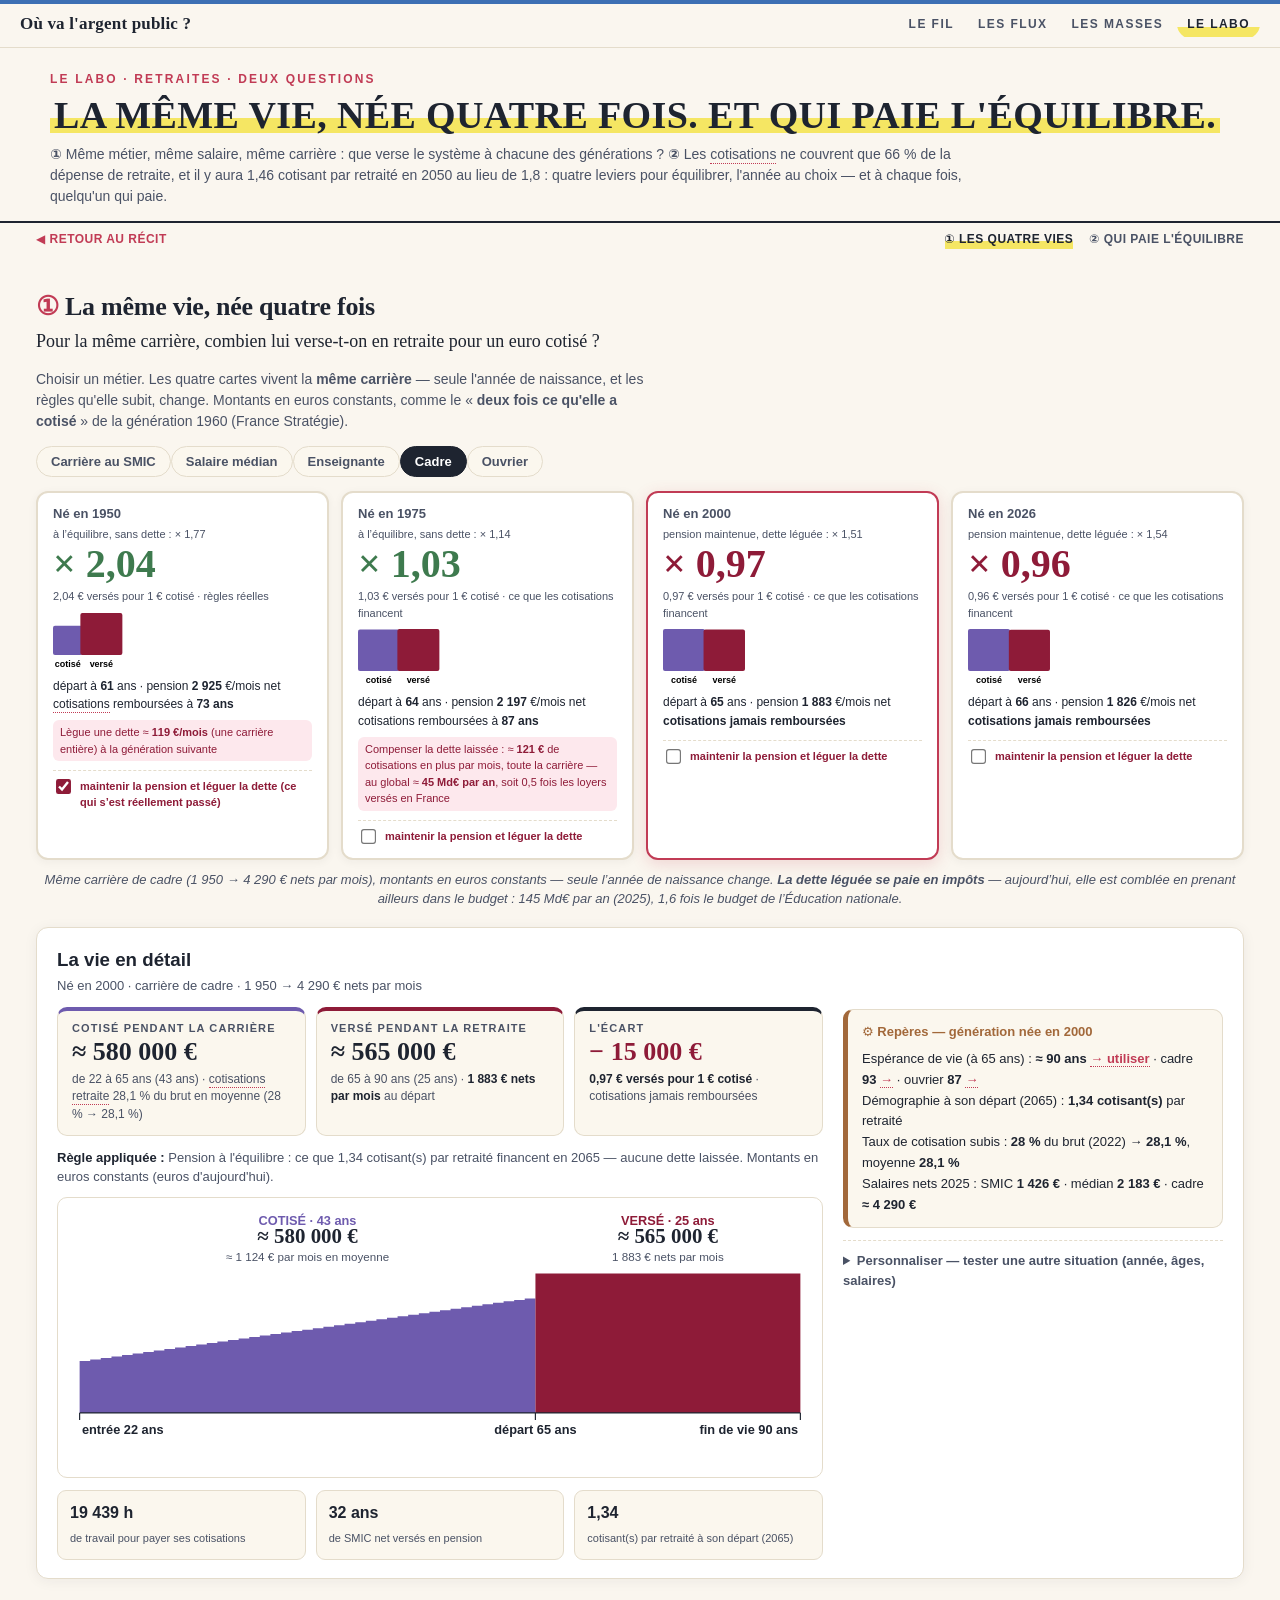
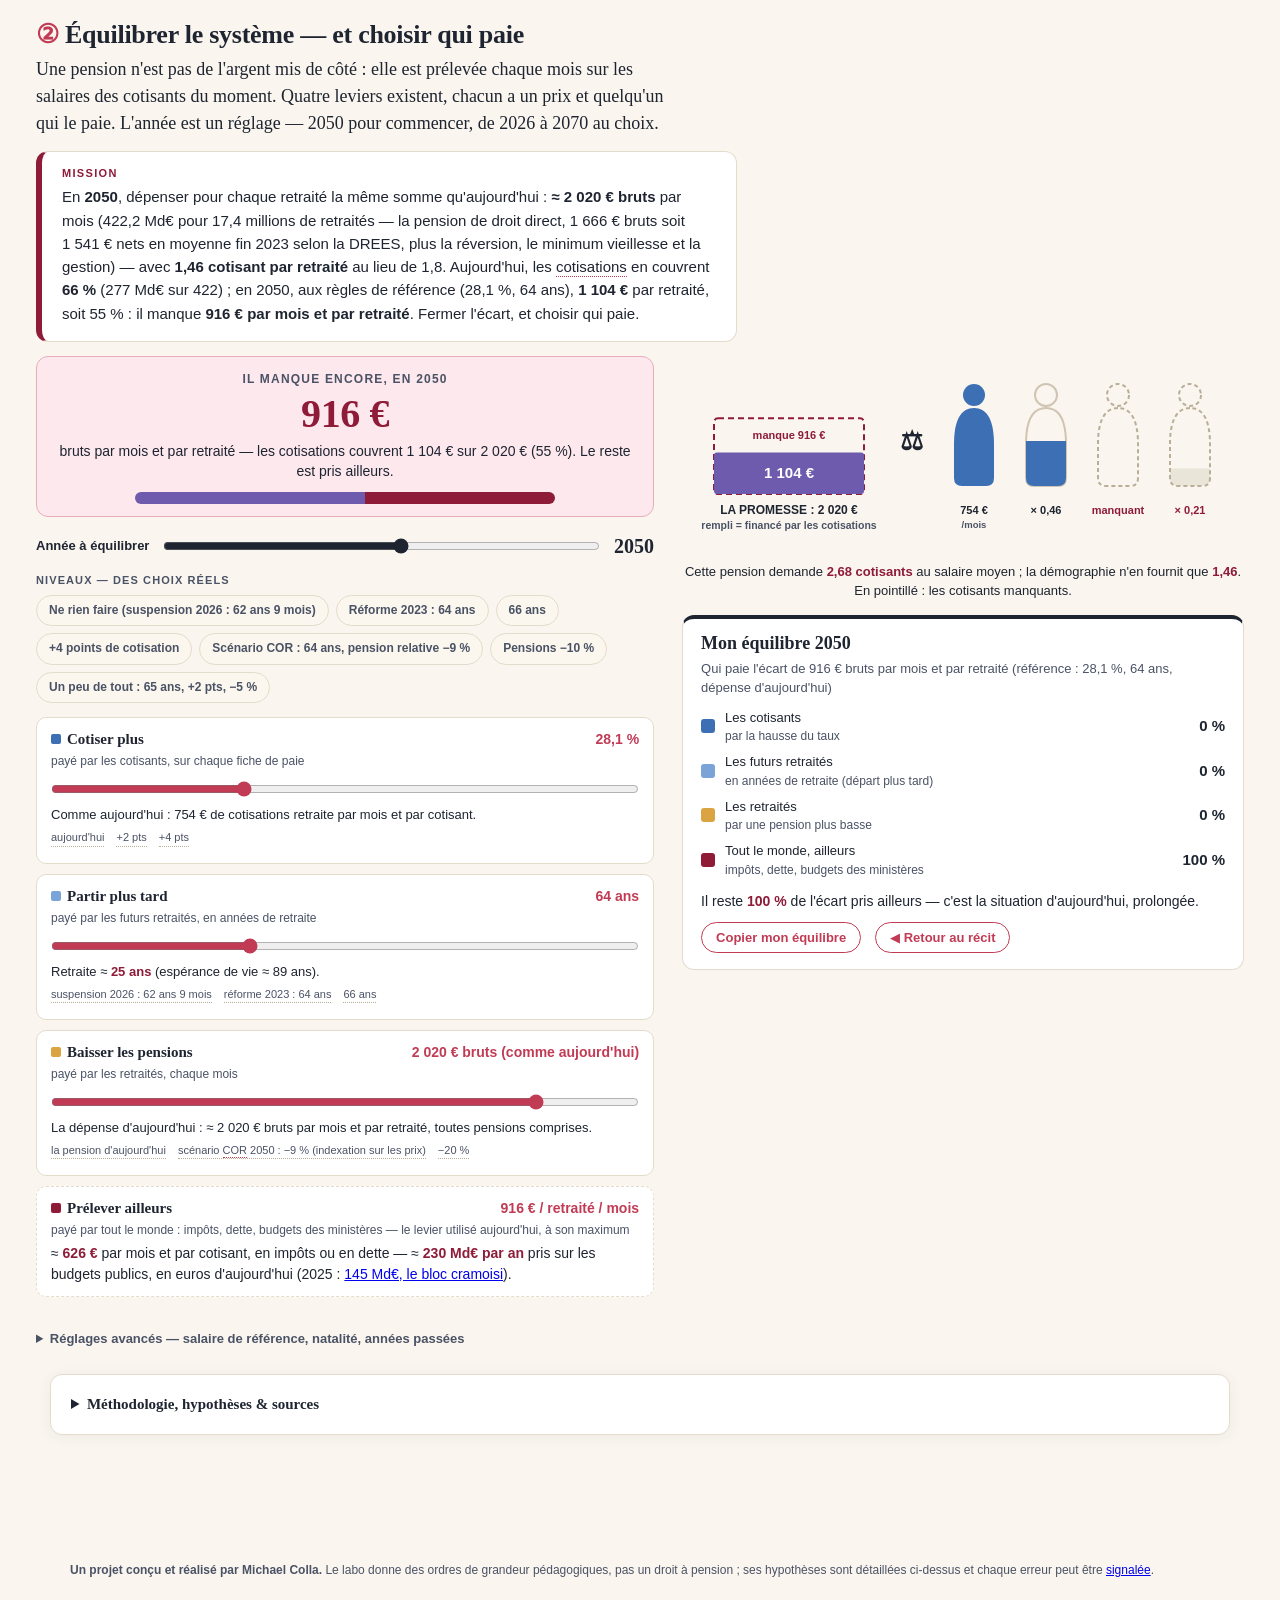
<file: labo/simulateur.html>
<!DOCTYPE html>
<html lang="fr">
<head>
  <meta charset="UTF-8">
  <meta name="viewport" content="width=device-width, initial-scale=1.0">
  <title>Le labo — la même vie née quatre fois, et qui paie l'équilibre</title>
  <meta name="description" content="Deux questions sur les retraites : que verse le système à chaque génération, pour la même vie ? Et comment équilibrer les pensions, une année au choix jusqu'en 2070 — qui paie ?">
  <link rel="stylesheet" href="../style.css?v=20260921w">
  <style>
    /* ---- styles propres au labo ---- */
    .sim-wrap { max-width: 1240px; margin: 0 auto; padding: 0 16px 60px; }
    .sim-card { background: var(--paper); border: 1px solid var(--rule); border-radius: 12px;
      box-shadow: 0 2px 14px rgba(30,36,48,.06); padding: 18px 20px; }
    .labo-crumb { display: flex; flex-wrap: wrap; gap: 8px 16px; align-items: center; font: 700 12px/1 var(--sans);
      letter-spacing: .04em; text-transform: uppercase; color: var(--ink-soft); margin: 4px 0 8px; }
    .labo-crumb a { color: var(--ink-soft); text-decoration: none; padding: 6px 0; }
    .labo-crumb a:hover, .labo-crumb a.is-current { color: var(--ink);
      background: linear-gradient(transparent 60%, #F5E663 60%, #F5E663 92%, transparent 92%); }
    .labo-crumb .back { color: var(--accent); margin-right: auto; }
    .acte { scroll-margin-top: 70px; }
    .acte-titre { font: 800 26px/1.2 var(--serif); margin: 40px 0 6px; letter-spacing: -.01em; }
    .acte-titre .n { color: var(--accent); }
    .acte-question { font: 400 18px/1.5 var(--serif); color: var(--ink); max-width: 70ch; margin: 0 0 14px; }
    .acte-sous { color: var(--ink-soft); font-size: 14px; max-width: 80ch; margin: 0 0 14px; }

    /* --- barre profils --- */
    .bar { display: flex; flex-wrap: wrap; gap: 8px 14px; align-items: center; margin: 10px 0 14px; }
    .profil-chip { font: 700 13px/1 var(--sans); color: #4A5265; background: #FBF7EE;
      border: 1px solid var(--rule); border-radius: 999px; padding: 8px 14px; cursor: pointer;
      transition: background .15s, color .15s; }
    .profil-chip:hover { background: #F5E663; color: #1E2430; }
    .profil-chip.on { background: #1E2430; color: #fff; border-color: #1E2430; }

    /* --- les 4 cartes générations --- */
    .gen-cards { display: grid; grid-template-columns: repeat(4, 1fr); gap: 12px; }
    @media (max-width: 980px) { .gen-cards { grid-template-columns: repeat(2, 1fr); } }
    .gen-card { text-align: left; font: inherit; background: var(--paper);
      border: 2px solid var(--rule); border-radius: 12px; padding: 14px 15px 12px;
      cursor: pointer; transition: border-color .15s, transform .1s;
      box-shadow: 0 2px 10px rgba(30,36,48,.05); }
    .gen-card:hover { transform: translateY(-2px); }
    .gen-card.on { border-color: var(--accent); box-shadow: 0 4px 16px rgba(193,59,85,.18); }
    .gc-year { display: block; font: 700 13px/1 var(--sans); color: var(--ink-soft); }
    .gc-ratio { display: block; font: 800 40px/1.1 var(--serif); margin: 6px 0 2px; }
    .gc-ratio.gagnant { color: #3E7A4E; }
    .gc-ratio.perdant { color: #8E1B38; }
    .gc-sub { display: block; font-size: 11px; color: var(--ink-soft); margin-bottom: 8px; }
    .gc-squares { display: block; margin: 4px 0 6px; }
    .gc-facts { display: block; font-size: 12px; line-height: 1.55; color: var(--ink); }
    .gc-facts b { font-variant-numeric: tabular-nums; }
    .gc-eq { display: block; font-size: 11px; color: var(--ink-soft); margin: 6px 0 -6px; }
    .gc-dette { display: inline-block; margin-top: 6px; font-size: 11px; line-height: 1.5;
      color: #8E1B38; background: #FDE8ED; border-radius: 6px; padding: 4px 7px; }
    .gc-dette b { font-variant-numeric: tabular-nums; }
    .gc-leg { display: flex; gap: 7px; align-items: flex-start; margin-top: 9px;
      padding-top: 8px; border-top: 1px dashed var(--rule); font-size: 11px; font-weight: 700;
      color: #8E1B38; cursor: pointer; line-height: 1.45; }
    .gc-leg input { accent-color: #8E1B38; margin-top: 1px; transform: scale(1.15); cursor: pointer; }
    .gen-caption { text-align: center; font-style: italic; color: var(--ink-soft);
      font-size: 13px; margin: 10px 0 0; }

    /* --- détail --- */
    #detail { margin-top: 18px; }
    .det-grid { display: grid; grid-template-columns: 1fr minmax(280px, 380px); gap: 20px; align-items: start; }
    @media (max-width: 900px) { .det-grid { grid-template-columns: 1fr; } }
    .vie-titre { font-size: 13px; color: var(--ink-soft); margin: 0 0 12px; }
    .vie-cols { display: grid; grid-template-columns: repeat(3, 1fr); gap: 10px; }
    @media (max-width: 640px) { .vie-cols { grid-template-columns: 1fr; } }
    .vie-col { border-radius: 10px; padding: 12px 14px; border: 1px solid var(--rule); background: #FBF7EE; display: flex; flex-direction: column; gap: 4px; }
    .vie-col .lab { font: 700 11px/1 var(--sans); letter-spacing: .1em; text-transform: uppercase; color: var(--ink-soft); }
    .vie-col b { font-variant-numeric: tabular-nums; }
    .vie-col > b { font: 800 26px/1.1 var(--serif); color: var(--ink); }
    .vie-col small { font-size: 12px; line-height: 1.45; color: var(--ink-soft); }
    .vie-col small b { color: var(--ink); }
    .vie-col.verse { border-top: 4px solid #6E5BAE; }
    .vie-col.recu { border-top: 4px solid #8E1B38; }
    .vie-col.ecart { border-top: 4px solid var(--ink); }
    .vie-col.ecart.pos > b { color: #3E7A4E; }
    .vie-col.ecart.neg > b { color: #8E1B38; }
    .vie-regle { font-size: 13px; line-height: 1.5; color: var(--ink-soft); margin: 12px 0 4px; }
    .vie-regle b { color: var(--ink); }
    .mini-stats { display: grid; grid-template-columns: repeat(auto-fit, minmax(140px, 1fr)); gap: 10px; margin-top: 12px; }
    .mini { background: #FBF7EE; border: 1px solid var(--rule); border-radius: 9px; padding: 10px 12px; }
    .mini b { display: block; font-size: 16px; color: var(--ink); font-variant-numeric: tabular-nums; }
    .mini span { font-size: 11px; color: var(--ink-soft); }
    #sim-chart { width: 100%; margin-top: 10px; background: var(--paper); border: 1px solid var(--rule); border-radius: 10px; padding: 8px 10px 4px; box-sizing: border-box; }
    #sim-chart svg { display: block; width: 100%; height: auto; }
    .cohr { margin-top: 2px; padding: 12px 14px; background: #FBF7EE; border: 1px solid var(--rule);
      border-left: 5px solid #A2683A; border-radius: 10px; font-size: 13px; line-height: 1.6; }
    .cohr h4 { margin: 0 0 6px; font-size: 13px; color: #A2683A; }
    .cohr .use { color: var(--accent); font-weight: 700; cursor: pointer; border-bottom: 1px dotted var(--accent); white-space: nowrap; }
    .avance { margin-top: 12px; border-top: 1px dashed var(--rule); padding-top: 10px; }
    .avance summary { cursor: pointer; font-size: 13px; font-weight: 700; color: var(--ink-soft); }
    .avance[open] summary { color: var(--accent); }
    .ctl { margin: 14px 0; }
    .ctl label { display: flex; justify-content: space-between; align-items: baseline; gap: 10px;
      font-size: 13px; font-weight: 700; color: var(--ink); margin-bottom: 4px; }
    .ctl label output { font-variant-numeric: tabular-nums; color: var(--accent); text-align: right; }
    .ctl input[type=range] { width: 100%; height: 28px; accent-color: #C13B55; cursor: pointer; }
    .adv-dette { display: flex; gap: 7px; align-items: flex-start; margin: 4px 0 10px;
      font-size: 12px; font-weight: 700; color: #8E1B38; cursor: pointer; line-height: 1.45; }
    .adv-dette input { accent-color: #8E1B38; margin-top: 1px; transform: scale(1.15); cursor: pointer; }
    .adv-dette.off { opacity: .45; cursor: default; }
    .custom-tag { display: none; font: 700 11px/1 var(--sans); color: #A2683A; margin-left: 8px; }
    .custom .custom-tag { display: inline; }

    /* --- acte ② : le jeu « Équilibrer le système » --- */
    .mission { background: var(--paper); border: 1px solid var(--rule); border-left: 6px solid #8E1B38;
      border-radius: 12px; padding: 16px 20px; margin: 0 0 14px; font-size: 15px; line-height: 1.55; max-width: 84ch; }
    .mission b { color: var(--ink); }
    .mission .m-kicker { display: block; font: 700 11px/1 var(--sans); letter-spacing: .12em; text-transform: uppercase; color: #8E1B38; margin-bottom: 6px; }
    .jeu-grid { display: grid; grid-template-columns: minmax(320px, 1.1fr) minmax(300px, 1fr); gap: 20px 28px; align-items: start; }
    @media (max-width: 900px) { .jeu-grid { grid-template-columns: 1fr; } }
    .verdict { text-align: center; padding: 16px 16px 12px; border-radius: 12px; margin: 0 0 14px;
      background: #FDE8ED; border: 1.5px solid #E8ADBA; transition: background .2s, border-color .2s; }
    .verdict.ok { background: #E7F2E9; border-color: #BFDCC6; }
    .verdict .v-lab { display: block; font: 700 12px/1 var(--sans); letter-spacing: .1em; text-transform: uppercase; color: var(--ink-soft); margin-bottom: 8px; }
    .verdict .v-big { display: block; font: 800 40px/1.05 var(--serif); color: #8E1B38; letter-spacing: -.01em; }
    .verdict.ok .v-big { color: #3E7A4E; }
    .verdict .v-sub { display: block; font-size: 14px; color: var(--ink); margin-top: 6px; line-height: 1.45; }
    .jauge { height: 12px; background: #F0E9DA; border-radius: 999px; margin: 10px auto 0; max-width: 420px; overflow: hidden; display: flex; }
    .jauge .seg { height: 100%; transition: width .2s; }
    .jauge .seg-fin { background: #6E5BAE; }
    .jauge .seg-taux { background: #3D6FB4; }
    .jauge .seg-age { background: #7AA3D8; }
    .jauge .seg-pens { background: #D9A441; }
    .jauge .seg-reste { background: #8E1B38; }
    .levier { display: grid; grid-template-columns: 1fr; gap: 4px; padding: 12px 14px; border: 1px solid var(--rule);
      border-radius: 10px; background: var(--paper); margin: 0 0 10px; }
    .levier.hors { border-color: #E8ADBA; background: #FFF8F9; }
    .levier .l-head { display: flex; justify-content: space-between; align-items: baseline; gap: 10px; }
    .levier .l-nom { font: 800 15px/1.2 var(--serif); color: var(--ink); }
    .levier .l-nom .n { display: inline-block; width: 10px; height: 10px; border-radius: 2px; margin-right: 6px; vertical-align: 0; }
    .levier .l-val { font: 700 14px/1 var(--sans); color: var(--accent); font-variant-numeric: tabular-nums; white-space: nowrap; }
    .levier .l-qui { font-size: 12px; color: var(--ink-soft); }
    .levier input[type=range] { width: 100%; height: 26px; accent-color: #C13B55; cursor: pointer; margin: 2px 0 0; }
    .levier .l-cout { font-size: 13px; line-height: 1.45; color: var(--ink); min-height: 18px; }
    .levier .l-cout b { color: #8E1B38; font-variant-numeric: tabular-nums; }
    .levier .l-cout .ok { color: #3E7A4E; }
    .levier .l-alerte { font-size: 12px; color: #8E1B38; font-weight: 700; }
    .levier .l-reperes { display: flex; gap: 4px 12px; flex-wrap: wrap; font-size: 11px; color: var(--ink-soft); }
    .levier .repere { cursor: pointer; border-bottom: 1px dotted #B9AE97; }
    .levier-reste { border-style: dashed; }
    .levier-reste .l-cout { font-size: 14px; }
    .annee-ctl { display: flex; align-items: center; gap: 12px; margin: 0 0 12px; font-size: 13px; font-weight: 700; }
    .annee-ctl input[type=range] { flex: 1 1 auto; height: 26px; accent-color: #1E2430; }
    .annee-ctl output { font: 800 20px/1 var(--serif); color: var(--ink); min-width: 3.2ch; font-variant-numeric: tabular-nums; }
    .niveaux { display: flex; flex-wrap: wrap; gap: 7px; margin: 6px 0 14px; }
    .niveaux .lab { width: 100%; font: 700 11px/1 var(--sans); letter-spacing: .1em; text-transform: uppercase; color: var(--ink-soft); margin: 2px 0 2px; }
    .scenar { font: 700 12px/1.3 var(--sans); color: #4A5265; background: #FBF7EE;
      border: 1px solid var(--rule); border-radius: 999px; padding: 7px 12px; cursor: pointer; }
    .scenar:hover { background: #F5E663; color: #1E2430; }
    .scenar.on { background: #1E2430; color: #fff; border-color: #1E2430; }
    #balance-svg { display: block; margin: 6px auto 2px; max-width: 100%; }
    .bal-caption { text-align: center; font-size: 13px; color: var(--ink); margin: 4px 0 14px; }
    .bal-caption b { color: #8E1B38; }
    .resultat { border: 1px solid var(--rule); border-top: 4px solid var(--ink); border-radius: 12px; padding: 14px 18px 16px; background: var(--paper); }
    .resultat h3 { margin: 0 0 4px; font: 800 18px/1.2 var(--serif); }
    .resultat .r-sous { font-size: 13px; color: var(--ink-soft); margin: 0 0 10px; }
    .parts { display: grid; gap: 7px; margin: 0 0 12px; }
    .part { display: grid; grid-template-columns: 14px 1fr auto; gap: 10px; align-items: center; font-size: 13px; }
    .part i { width: 14px; height: 14px; border-radius: 3px; display: block; }
    .part b { font-variant-numeric: tabular-nums; font-size: 15px; }
    .part small { display: block; color: var(--ink-soft); font-size: 12px; }
    .r-phrase { font-size: 14px; line-height: 1.55; margin: 0 0 10px; }
    .r-phrase b { color: #8E1B38; }
    .r-actions { display: flex; flex-wrap: wrap; gap: 8px 14px; align-items: center; font-size: 13px; }
    .r-actions button, .r-actions a { font: 700 13px/1 var(--sans); color: var(--accent); background: var(--paper); border: 1px solid var(--accent);
      border-radius: 999px; padding: 8px 14px; cursor: pointer; text-decoration: none; }
    .r-actions button:hover, .r-actions a:hover { background: var(--accent); color: #fff; }
    .r-toast { color: var(--ink-soft); font-size: 13px; }
    .avance-jeu { margin-top: 6px; font-size: 13px; }
    .avance-jeu summary { cursor: pointer; font-weight: 700; color: var(--ink-soft); }
    .avance-jeu .repere { cursor: pointer; border-bottom: 1px dotted #B9AE97; }
    .inv-note { font-size: 12px; color: #A2683A; font-weight: 700; min-height: 16px; margin: 6px 0 0; }
    .metho { margin-top: 26px; font-size: 13px; }
    .metho summary { cursor: pointer; font-weight: 700; }
    .metho li { margin: 7px 0; line-height: 1.5; }
    .flag { color: #A2683A; font-weight: 700; }
  </style>
</head>
<body class="mondrian labo">
  <nav class="site-nav" aria-label="Navigation du site">
    <a class="site-brand" href="../index.html">Où va l'argent public&nbsp;?</a>
    <span class="site-links">
      <a href="../index.html"><span class="art">Le </span>fil</a>
      <a href="../sankey.html"><span class="art">Les </span>flux</a>
      <a href="../treemap.html"><span class="art">Les </span>masses</a>
      <a href="simulateur.html" aria-current="page"><span class="art">Le </span>labo</a>
    </span>
  </nav>

  <header class="masthead">
    <div class="masthead-inner">
      <p class="kicker">Le labo · retraites · deux questions</p>
      <h1><span class="hl">La même vie, née quatre fois. Et qui paie l'équilibre.</span></h1>
      <p class="standfirst">
        <strong>①</strong> Même métier, même salaire, même carrière&nbsp;: que verse le système à chacune des générations&nbsp;?
        <strong>②</strong> Les cotisations ne couvrent que <span data-ch="part_cot">66</span>&nbsp;% de la dépense de retraite, et il
        y aura <span data-ch="ratio_2050">1,46</span> cotisant par retraité en 2050 au lieu de <span data-ch="ratio_2025">1,8</span>&nbsp;:
        quatre leviers pour équilibrer, l'année au choix — et à chaque fois, quelqu'un qui paie.
      </p>
    </div>
  </header>

  <main class="sim-wrap">
    <nav class="labo-crumb" aria-label="Fil d'Ariane du labo">
      <a class="back" href="../index.html#t6">◀ Retour au récit</a>
      <a href="#vies" data-crumb="vies">① Les quatre vies</a>
      <a href="#equilibre" data-crumb="equilibre">② Qui paie l'équilibre</a>
    </nav>

    <!-- ═══════════ ACTE 1 ═══════════ -->
    <section class="acte" id="vies" aria-labelledby="vies-h">
    <h2 class="acte-titre" id="vies-h"><span class="n">①</span> La même vie, née quatre fois</h2>
    <p class="acte-question">Pour la même carrière, combien lui verse-t-on en retraite pour un euro cotisé&nbsp;?</p>
    <p class="acte-sous">Choisir un métier. Les quatre cartes vivent la <b>même carrière</b> — seule l'année de naissance,
      et les règles qu'elle subit, change. Montants en euros constants, comme le « <b>deux fois ce qu'elle a cotisé</b> »
      de la génération 1960 (France Stratégie).</p>
    <div class="bar">
      <span id="profils"></span>
    </div>
    <div class="gen-cards" id="gen-cards"></div>
    <p class="gen-caption" id="gen-caption"></p>

    <section class="sim-card" id="detail" aria-live="polite">
      <h3 style="margin:0 0 2px">La vie en détail <span class="custom-tag">— <span id="custom-reset" style="cursor:pointer;border-bottom:1px dotted currentColor">revenir aux cartes</span></span></h3>
      <p class="vie-titre" id="vie-titre"></p>
      <div class="det-grid">
        <div>
          <div class="vie-cols" id="vie-cols"></div>
          <p class="vie-regle" id="vie-regle"></p>
          <div id="sim-chart"></div>
          <div class="mini-stats" id="mini-stats"></div>
        </div>
        <div>
          <div class="cohr" id="coherence"></div>
          <details class="avance" id="avance">
            <summary>Personnaliser — tester une autre situation (année, âges, salaires)</summary>
            <div id="controls-adv"></div>
          </details>
        </div>
      </div>
    </section>
    </section>

    <!-- ═══════════ ACTE 2 : le jeu ═══════════ -->
    <section class="acte" id="equilibre" aria-labelledby="equilibre-h">
    <h2 class="acte-titre" id="equilibre-h"><span class="n">②</span> Équilibrer le système — et choisir qui paie</h2>
    <p class="acte-question">Une pension n'est pas de l'argent mis de côté&nbsp;: elle est prélevée chaque mois sur les salaires
      des cotisants du moment. Quatre leviers existent, chacun a un prix et quelqu'un qui le paie. L'année est un réglage
      — <span id="jeu-annee-titre">2050</span> pour commencer, de 2026 à 2070 au choix.</p>

    <div class="mission" id="mission"></div>

    <div class="jeu-grid">
      <div>
        <div class="verdict" id="verdict" aria-live="polite"></div>
        <div class="annee-ctl">
          <label for="inv-annee">Année à équilibrer</label>
          <input type="range" id="inv-annee" min="2026" max="2070" step="1">
          <output id="out-inv-annee">2050</output>
        </div>
        <div class="niveaux" id="scenarios"></div>
        <div id="leviers"></div>
        <p class="inv-note" id="inv-note"></p>
        <details class="avance-jeu">
          <summary>Réglages avancés — salaire de référence, natalité, années passées</summary>
          <div id="avance-jeu"></div>
        </details>
      </div>
      <div>
        <svg id="balance-svg"></svg>
        <p class="bal-caption" id="bal-caption"></p>
        <div class="resultat" id="resultat"></div>
      </div>
    </div>
    </section>

    <details class="metho sim-card">
      <summary>Méthodologie, hypothèses &amp; sources</summary>
      <ul>
        <li><b>Tous les montants sont en euros d'aujourd'hui</b> (euros constants 2025), sans actualisation financière. <b>Salaires saisis en net</b> (÷ 0,78 → brut pour les cotisations, approximation privé)&nbsp;; <b>pensions affichées nettes</b> (−9,1 % CSG-CRDS-Casa).</li>
        <li><b>Les quatre cartes (①)</b> : même carrière (salaires constants 2025), âge de départ réaliste par génération (61 · 64 · 65 · 66), fin de vie = espérance de vie de la cohorte (à 65 ans : ≈ 81-82 ans vers 1980, 86,5 en 2025, +≈ 1 mois par an ensuite, plafonné à +5 ans&nbsp;; variantes cadre/ouvrier). Le ratio « reçu / versé » est un <b>taux de récupération</b> en <b>euros constants</b> — la convention de France Stratégie (Chojnicki, Navaux, Ragot, modèle MELETE, 2016 : plus de 4 € pour la génération 1930, ≈ 1,9 € pour 1960, ≈ 1,4 € après 1975), celle du « deux fois ce qu'elle a cotisé ». La part du dernier brut servie en pension est ≈ 77 % du dernier net pour le salaire médian (DREES) ; la génération 1950 du labo se voit alors verser ≈ 2 € pour 1 € cotisé. L'autre convention, celle de l'INSEE et du COR (Dubois &amp; Marino, <em>Retraite et société</em> n°&nbsp;73, 2016), rapporte chaque flux au salaire moyen de son année : les cotisations des années 1950-80, prélevées sur des salaires réels bien plus bas, y pèsent davantage, et la génération 1950 ne reçoit plus que 1,75 € pour 1 € cotisé (1,27 pour 1980). Le paramètre <code>gSmpt</code> du code permet de basculer. Pour les générations parties après 2025, le labo applique la pension que les cotisations seules financent (grand chiffre) et montre aussi la pension maintenue aux règles d'aujourd'hui, dette léguée (petite ligne). Pour les générations parties après 2025, l'INSEE applique la pension promise par la loi, financée par n'importe quoi ; le labo applique la pension que les cotisations seules financent — d'où des ratios plus bas (0,9 au lieu de 1,27 pour la génération 1980). <span class="flag">Ordres de grandeur.</span></li>
        <li><b>Heures de travail pour cotiser</b> : pour chaque année de carrière, taux de cotisation × durée annuelle du travail de l'époque (≈ 1 850 h/an vers 1970 → ≈ 1 610 h après les 35 heures) — méthode S. Catherine. <span class="flag">Série des heures : estimation.</span></li>
        <li><b>Ce que chacun verse</b> = salaire brut × taux de cotisation vieillesse de chaque année (série ≈ 13 % en 1970 — régime général 8,5 % + complémentaires naissantes — → 28,1 % en 2025, calée sur les moyennes générationnelles 22 % / 28 %, estimation S. Catherine). Âges légaux historiques : 65 ans → 60 (réforme 1982, effective 1983) → 62 (réforme 2010, montée achevée en 2017) → 62 ans 9 mois en 2025 (réforme 2023 en montée) — <b>montée suspendue par la LFSS 2026</b> (art. 105) : 62 ans 9 mois et 170 trimestres gelés jusqu'au 1er janvier 2028&nbsp;; 64 ans atteints vers 2032 si la réforme reprend (hypothèse de référence du COR, retenue ici pour le futur).</li>
        <li><b>Départs ≤ 2025</b> : règles réelles (taux de remplacement observé, dégressif). <b>Départs &gt; 2025 : jeu à somme nulle</b> — pension = taux × ratio cotisants/retraité de la génération (COR juin 2026 : 1,8 en 2025 → ≈ 1,55 en 2040 → 1,3 en 2070) × salaire brut fin.</li>
        <li><b>La cascade de la dette (①)</b> : chaque carte peut cocher « maintenir la pension et léguer la dette ». La part non financée de la pension (pension maintenue − pension d'équilibre, cumulée sur sa retraite, rapportée à un actif de la génération suivante via le ratio démographique) devient une <b>dette</b> : la génération suivante la rembourse en impôts tout au long de sa carrière — sauf si elle coche à son tour, auquel cas la dette s'ajoute à la sienne et glisse d'une génération. La carte 1950 est cochée par défaut : <b>c'est ce qui s'est réellement passé</b> — aujourd'hui cette dette est comblée en prenant ailleurs dans le budget, <span data-ch="non_contributif">145</span> Md€ en 2025 (COR juin 2026). <span class="flag">Dettes par tête, hors intérêts — ordres de grandeur.</span></li>
        <li><b>Le jeu « Équilibrer le système » (②)</b> — <b>les mêmes chiffres que le site</b> (COR juin 2026) : le jeu compte en <b>brut, par retraité</b> : la dépense du système — <span data-ch="pensions">422,2</span> Md€ pour <span data-ch="retraites_m">17,4</span> millions de retraités, soit ≈ 2 020 € bruts par mois — face à ce que les cotisations seules encaissent (<span data-ch="cotisations">277</span> Md€, ≈ 1 330 € par retraité) : 66 %. Cette dépense par retraité n'est <b>pas</b> « la pension d'un retraité » : la pension moyenne de droit direct est de 1 666 € bruts (1 541 € nets) fin 2023 (DREES, résidents en France) ; s'y ajoutent la réversion (≈ 39 Md€), le minimum vieillesse, les majorations, les frais de gestion et l'action sociale, et deux revalorisations (2024, 2025). L'écart 2025 (≈ 695 € bruts par retraité) multiplié par le nombre de retraités redonne exactement les <span data-ch="non_contributif">145</span> Md€ non contributifs du Mondrian. Équation : couvert par les cotisations = taux × ratio cotisants/retraité × salaire brut moyen par tête, avec un salaire brut moyen <b>par tête</b> de <b>2 685 €</b> (assiette moyenne des ≈ 30,6 M de cotisants, calée pour que 28,1 % × masse salariale = 277 Md€). Le nombre de retraités d'une année = cotisants (≈ stables) ÷ ratio cotisants/retraité (COR). Levier âge : ≈ +0,06 cotisant par retraité par année de report (estimation)&nbsp;; natalité +0,2 enfant par femme : +0,1 seulement après 2050. Le niveau « scénario COR » applique la baisse de la pension relative que le COR projette avec l'indexation sur les prix (54,6 % du revenu d'activité moyen en 2025 → ≈ 49,7 % en 2050, 45,3 % en 2070) : −9 % en 2050. <b>Les quatre parts</b> du résultat sont calculées par rapport à la situation de référence (28,1 %, 64 ans, pension d'aujourd'hui) : part « cotisants » = supplément financé par la hausse du taux, « futurs retraités » = supplément financé par le report d'âge, « retraités » = baisse de la pension, « pris ailleurs » = l'écart restant, comblé comme aujourd'hui par les impôts, la dette et les budgets des ministères. Tout est en euros d'aujourd'hui, sans gain de productivité : la mission « la même pension qu'aujourd'hui » suppose que les pensions suivent les salaires, ce que l'indexation sur les prix ne fait pas — d'où le niveau COR.</li>
        <li><b>Une pension relative plus basse ne veut pas dire un niveau de vie plus bas</b> : en moyenne, les retraités vivent au niveau des actifs, ou mieux — très majoritairement propriétaires de leur logement, moins de dettes et de frais (COR : niveau de vie relatif ≈ 97 %, ≈ 105 % en comptant le logement possédé). Le pourcentage mesure un flux de revenu, pas un niveau de vie.</li>
        <li>Non modélisés : plafonds, minimum contributif, redistribution, carrières hachées, fonction publique et régimes spéciaux, réversion. <b>Ordres de grandeur pédagogiques, pas un droit à pension.</b></li>
        <li>Sources : <a href="https://www.cor-retraites.fr/">COR, rapport annuel juin 2026</a> · <a href="https://www.insee.fr/fr/statistiques/2416631">INSEE, espérance de vie</a> · <a href="https://www.cor-retraites.fr/sites/default/files/2019-06/doc-3731.pdf">Dubois &amp; Marino (INSEE), taux de récupération par génération, 2016</a> · <a href="https://x.com/sc_cath/status/1955025559919980629">S. Catherine</a> · <a href="https://docs.google.com/spreadsheets/d/1VMvwlbG37IsAkWsQ--E-q1GeYnc1FvwKW2ew6dn0abU/">tableur de travail</a>.</li>
      </ul>
    </details>
  </main>

  <footer class="metho">
    <p class="credits"><strong>Un projet conçu et réalisé par Michael Colla.</strong> Le labo donne des ordres de grandeur
      pédagogiques, pas un droit à pension&nbsp;; ses hypothèses sont détaillées ci-dessus et chaque erreur peut être
      <a href="../sankey.html#signaler">signalée</a>.</p>
  </footer>

  <script src="simulateur.js?v=20260921w"></script>
  <script src="../lexique.js?v=20260921w"></script>
  <!-- mode commentaire de l'auteur : le script n'est chargé que si ?annoter (ou mode déjà actif) -->
  <script>if(location.search.indexOf("annoter")>0||(function(){try{return localStorage.getItem("ovlap.annoter")==="1";}catch(e){return false;}})()){var a=document.createElement("script");a.src="../annoter.js?v=20260924d";document.body.appendChild(a);}</script>
</body>
</html>
</file>
<file: style.css>
/* ==========================================================================
   Où va l'argent public ? — design system inspiré du poster (Le 1 hebdo)
   Fond crème, typographies éditoriales, palette : bleu État / rose Sécu /
   violet Retraites / ocre Collectivités / gris dette ; le cramoisi #8E1B38
   est réservé à l'argent non contributif des retraites.
   ========================================================================== */

:root {
  --bg: #FAF6EF;
  --ink: #1E2430;
  --ink-soft: #4A5265;
  --paper: #FFFFFF;
  --etat: #3D6FB4;
  --secu: #D95970;
  --retraites: #6E5BAE;
  --ct: #D9A441;
  --cram: #8E1B38;
  --dette: #4B4F58;
  --rule: #E4DCCB;
  --accent: #C13B55;
  --serif: Georgia, "Iowan Old Style", "Times New Roman", serif;
  --sans: "Helvetica Neue", Helvetica, Arial, system-ui, sans-serif;
}

* { box-sizing: border-box; }

html, body {
  margin: 0;
  padding: 0;
  background: var(--bg);
  color: var(--ink);
  font-family: var(--sans);
  font-size: 16px;
  line-height: 1.5;
}

/* ---------- navigation commune aux pages ---------- */
.site-nav {
  position: sticky; top: 0; z-index: 40;
  display: flex; align-items: center; justify-content: space-between; gap: 16px;
  height: 48px; padding: 0 20px;
  background: var(--bg);
  border-bottom: 1px solid var(--rule);
  box-shadow: inset 0 4px 0 0 var(--etat);
  background-image: linear-gradient(90deg, var(--etat) 0 25%, var(--secu) 25% 50%, var(--retraites) 50% 75%, var(--ct) 75% 100%);
  background-size: 100% 4px; background-repeat: no-repeat; background-position: top;
}
.site-brand { font: 700 17px/1 var(--serif); color: var(--ink); text-decoration: none; letter-spacing: .01em; white-space: nowrap; }
.site-links { display: flex; gap: 4px; }
.site-links a {
  font: 700 12px/1 var(--sans); letter-spacing: .12em; text-transform: uppercase;
  color: var(--ink-soft); text-decoration: none; padding: 9px 10px; border-radius: 999px;
}
.site-links a:hover { color: var(--ink); background: var(--paper); }
.site-links a[aria-current="page"] { color: var(--ink); background: linear-gradient(transparent 60%, #F5E663 60%, #F5E663 92%, transparent 92%); }
.site-links a { white-space: nowrap; }@media (max-width: 560px) {
  .site-nav { padding: 0 12px; gap: 8px; }
  .site-brand { font-size: 15px; }
  .site-links a { padding: 9px 7px; letter-spacing: .07em; font-size: 11px; }
  .site-links .art { display: none; }
}@media (max-width: 420px) {
  /* 375 px : la marque + quatre entrées doivent tenir sur une ligne */
  .site-nav { padding: 0 10px; gap: 6px; }
  .site-brand { font-size: 13px; }
  .site-links { gap: 0; }
  .site-links a { padding: 8px 5px; letter-spacing: .04em; font-size: 10px; }
}

/* ---------- page d'accueil (landing) ---------- */
@media (max-width: 760px) {
}

/* ---------- entête éditorial ---------- */
.masthead {
  border-bottom: 2px solid var(--ink);
  background: var(--bg);
  padding: 22px 20px 16px;
}
.masthead-inner { max-width: 1180px; margin: 0 auto; }
.kicker {
  font-size: 12px;
  letter-spacing: .18em;
  text-transform: uppercase;
  color: var(--accent);
  margin: 0 0 6px;
  font-weight: 700;
}
h1 {
  font-family: var(--serif);
  font-size: clamp(26px, 3.6vw, 40px);
  line-height: 1.15;
  margin: 0 0 8px;
  font-weight: 700;
  letter-spacing: 0.01em;
  text-transform: uppercase;
}
h1 .hl {
  background: linear-gradient(transparent 58%, #F5E663 58%, #F5E663 94%, transparent 94%);
  padding: 0 4px;
}
.standfirst {
  max-width: 760px;
  margin: 0;
  color: var(--ink-soft);
  font-size: 16px;
  line-height: 1.5;
  font-style: normal;
  font-family: var(--sans);
}

/* bande de totaux — écho de la bande jaune « RECETTES » du poster */
/* ligne de totaux (ex-bandeau jaune) : discrète, sans fond, nombres en gras */
.statband {
  display: block;
  margin-top: 10px;
  font-size: 14px;
  color: var(--ink-soft);
  line-height: 1.6;
}
.statband b { color: var(--ink); font-variant-numeric: tabular-nums; white-space: nowrap; }
.statband .stat { display: inline-block; white-space: nowrap; }
.statband .sep { color: var(--rule); margin: 0 6px; }
.statband .stat-year { display: none; }

/* ---------- section « pensions » (étage permanent) ---------- */

#chart-pensions {
  width: 100%;
  height: 980px;               /* ajusté dynamiquement par app.js */
  background: var(--paper);
  border: 1px solid var(--rule);
  border-radius: 10px;
  box-shadow: 0 2px 14px rgba(30, 36, 48, .06);
  margin-top: 8px;
}

.panel-retraites {
  display: none;
  margin: 14px 0 0;
  padding: 16px 20px;
  background: #F3F0FA;
  border: 1.5px solid #6E5BAE;
  border-radius: 10px;
  font-size: 14px;
  color: var(--ink);
}
.panel-retraites.open { display: block; }
.panel-retraites h3 { font-family: var(--serif); margin: 0 0 8px; font-size: 18px; }
.panel-retraites .ret-big { font-size: 15px; }
.panel-retraites table { border-collapse: collapse; margin: 8px 0; }
.panel-retraites td { border-bottom: 1px dashed #CFC6E6; padding: 4px 18px 4px 0; }
.panel-retraites td:last-child { font-weight: 700; text-align: right; }
.panel-retraites .ret-src { font-size: 12px; color: var(--ink-soft); margin-bottom: 0; }

/* ---------- breadcrumb ---------- */
.breadcrumb {
  max-width: 1180px;
  margin: 14px auto 0;
  padding: 0 20px;
  display: flex;
  align-items: center;
  gap: 4px;
  flex-wrap: wrap;
  min-height: 36px;
}
.crumb {
  font: 600 13px/1 var(--sans);
  color: var(--ink);
  background: var(--paper);
  border: 1px solid var(--rule);
  border-radius: 999px;
  padding: 8px 14px;
  cursor: pointer;
  transition: background .15s, border-color .15s;
}
.crumb:hover { border-color: var(--ink); }
.crumb[aria-current="page"] {
  background: var(--ink);
  color: var(--bg);
  border-color: var(--ink);
  cursor: default;
}
.breadcrumb .sep { color: var(--ink-soft); font-size: 12px; padding: 0 2px; }

/* ---------- graphique ---------- */
main { max-width: 1220px; margin: 0 auto; padding: 6px 12px 8px; }
.cas-legend {
  font-size: 13px;
  color: var(--ink-soft);
  margin: 2px 2px 8px;
}
.cas-legend .swatch {
  display: inline-block;
  width: 22px; height: 11px;
  border-radius: 3px;
  background: #9CA3B0;
  opacity: .7;
  margin-right: 6px;
  vertical-align: -1px;
}
.cas-legend .swatch-est {
  background: repeating-linear-gradient(45deg, #C9CDD6 0 3px, #6E7686 3px 5px);
  margin-left: 10px;
}
.cas-legend .legend-more { color: var(--ink-soft); }

/* ---------- carte « évolution du budget » (au zoom sur un ministère) ---------- */
.histo-card[hidden] { display: none; }   /* l'attribut hidden doit gagner sur le flex */
.histo-card {
  display: flex;
  gap: 22px;
  align-items: center;
  flex-wrap: wrap;
  background: var(--paper);
  border: 1px solid var(--rule);
  border-left: 4px solid var(--accent);
  border-radius: 10px;
  padding: 12px 18px;
  margin: 0 0 10px;
  box-shadow: 0 2px 14px rgba(30, 36, 48, .05);
}
.histo-card h3 {
  font-family: var(--serif);
  font-size: 15px;
  margin: 0 0 4px;
}
.histo-card .histo-text { flex: 1 1 320px; min-width: 260px; }
.histo-card .histo-verdict { font-family: var(--serif); font-size: 19px; line-height: 1.25; margin: 0 0 6px; }
.histo-card .histo-verdict b { color: var(--accent); }
.histo-card .histo-punch { font-size: 14px; line-height: 1.45; margin: 0 0 4px; color: var(--ink-soft); }
.histo-card .histo-punch b { color: var(--ink); }
.histo-card .histo-note {
  font-size: 11px;
  color: var(--ink-soft);
  margin: 6px 0 0;
}
.histo-card svg { flex: 0 0 auto; display: block; }
.histo-card .histo-charts {
  display: flex;
  gap: 22px;
  align-items: flex-end;
  flex-wrap: wrap;
}
.histo-card .bar-total { fill: #C5D6EC; }
.histo-card .bar-cas { fill: #9CA3B0; }
.histo-card .bar-neg { fill: #C13B55; }          /* moyens hors retraites en recul */
.histo-card .histo-alert { color: var(--ink); }
.histo-card .histo-alert b { color: var(--accent); }
.histo-card .bar-cas-lbl { font-size: 9px; fill: #FFFFFF; }
.histo-card text { font: 700 10px var(--sans); fill: var(--ink); }
.histo-card .axis-year { font-weight: 400; fill: var(--ink-soft); }
/* rail d'étages (U6) à gauche du canvas + scène */
.stage-wrap { display: grid; grid-template-columns: 96px minmax(0, 1fr); gap: 10px; align-items: start; }
.stage-wrap > #chart-stage { grid-column: 2; }      /* la scène reste en colonne 2 même rail masqué */
.stage-rail { grid-column: 1; position: relative; height: 100%; min-height: 200px; }
.stage-rail[hidden] { display: block; visibility: hidden; }
.stage-lbl {
  position: absolute; right: 0; transform: translateY(-50%);
  width: 96px; text-align: right; padding-right: 10px;
  font: 700 11px/1.25 var(--sans); letter-spacing: .12em; text-transform: uppercase; color: var(--ink-soft);
  border-right: 2px solid var(--rule);
}
.stage-lbl::after { content: ""; position: absolute; right: -6px; top: 50%; width: 10px; height: 2px; background: var(--rule); }@media (max-width: 900px) {
  .stage-wrap { grid-template-columns: 1fr; gap: 0; }
  .stage-wrap > #chart-stage { grid-column: 1; }
  .stage-rail, .stage-rail[hidden] { display: none; }
}
#chart-stage { position: relative; overflow: hidden; border-radius: 10px; }
/* consigne dans le graphique (U10), en haut à droite */
.chart-hint {
  position: absolute; bottom: 12px; right: 12px; z-index: 4; margin: 0;
  font: 500 12px/1 var(--sans); color: var(--ink-soft);
  background: rgba(255,255,255,.85); border: 1px solid var(--rule); border-radius: 999px; padding: 6px 10px;
  pointer-events: none;
}
.chart-hint kbd { font: 700 10px/1 var(--sans); border: 1px solid var(--rule); border-radius: 4px; padding: 1px 4px; background: var(--paper); }
/* bandeau « thèse » (U5) posé sur le graphique */
.these-banner {
  position: absolute; z-index: 5; left: 12px; right: 12px; top: 10px;
  display: flex; align-items: center; gap: 14px; flex-wrap: wrap;
  background: var(--paper); border: 1px solid var(--ink); border-left: 6px solid #8E1B38; border-radius: 10px;
  padding: 10px 14px; box-shadow: 0 8px 24px rgba(30,36,48,.12);
}
.these-banner[hidden] { display: none; }
.these-text { margin: 0; flex: 1 1 380px; font-size: 14px; line-height: 1.45; color: var(--ink); }
.these-text b { color: #8E1B38; font-size: 15px; }
.these-banner .crumb { flex: none; background: var(--ink); color: var(--bg); border-color: var(--ink); }
.these-banner .crumb:hover { background: #8E1B38; border-color: #8E1B38; }@media (max-width: 700px) {
  .these-banner { left: 6px; right: 6px; top: 6px; padding: 8px 10px; }
  .these-text { font-size: 13px; }
  .chart-hint { display: none; }
}
#chart {
  width: 100%;
  height: 640px;               /* ajusté dynamiquement par app.js */
  background: var(--paper);
  border: 1px solid var(--rule);
  border-radius: 10px;
  box-shadow: 0 2px 14px rgba(30, 36, 48, .06);
  will-change: transform, opacity;
}
/* Transition « plongée » : calque fantôme = capture de la vue quittée, animé
   par app.js (diveTransition) — grossit/se résorbe autour du nœud cliqué
   pendant que la nouvelle vue naît de son rectangle. */
.dive-ghost {
  position: absolute;
  inset: 0 auto auto 0;
  width: 100%;
  background-size: 100% 100%;
  background-repeat: no-repeat;
  border-radius: 10px;
  pointer-events: none;
  z-index: 3;
  will-change: transform, opacity;
}

.hint {
  text-align: center;
  color: var(--ink-soft);
  font-size: 13px;
  margin: 10px 0 0;
}
.hint .alt-view {
  display: inline-block;
  margin-left: 10px;
  color: var(--accent);
  font-weight: 600;
}
#treemap {
  width: 100%;
  background: var(--paper);
  border: 1px solid var(--rule);
  border-radius: 10px;
  box-shadow: 0 2px 14px rgba(30, 36, 48, .06);
}

/* ---------- fil d'Ariane du Mondrian (plongée pilotée, pastilles papier) ---------- */
.tm-crumb {
  display: flex;
  flex-wrap: wrap;
  align-items: center;
  justify-content: center;
  gap: 4px 6px;
  padding: 8px 6px 10px;
}
.tm-crumb[hidden] { display: none; }
.tm-crumb-item {
  font: 700 12px/1 inherit;
  color: #4A5265;
  background: #FBF7EE;
  border: 1px solid #E4DCCB;
  border-radius: 999px;
  padding: 5px 11px;
  cursor: pointer;
  box-shadow: 0 1px 3px rgba(30, 36, 48, .08);
  transition: background .15s, color .15s, border-color .15s;
}
.tm-crumb-item:hover,
.tm-crumb-item:focus-visible { background: #F5E663; color: #1E2430; border-color: #E2D24A; outline: none; }
.tm-crumb-item.cur {
  color: #1E2430;
  background: #fff;
  border-color: var(--accent);
  cursor: default;
  box-shadow: none;
}
.tm-crumb-sep { color: #B9AE97; font-weight: 700; }

/* ---------- comparateur du treemap ---------- */
.compare-panel[hidden] { display: none; }
.compare-panel {
  background: #FFF5F7;
  border: 1.5px solid var(--accent);
  border-left-width: 6px;
  margin-top: 14px;
}
.compare-panel > summary {
  cursor: pointer; list-style: none; display: flex; align-items: baseline; gap: 12px; flex-wrap: wrap;
  font-family: var(--serif); font-weight: 700; font-size: 17px; color: var(--accent);
}
.compare-panel > summary::-webkit-details-marker { display: none; }
.compare-panel > summary::before { content: "▸"; font-size: 14px; transition: transform .15s; }
.compare-panel[open] > summary::before { transform: rotate(90deg); }
.compare-panel .cmp-hint { font: 400 13px/1.4 var(--sans); color: var(--ink-soft); }
.compare-panel[open] .cmp-hint { display: none; }
.compare-panel .histo-text { margin-top: 10px; }
.report-btn.active { background: var(--accent); color: #fff; }
.cmp-label {
  font-size: 13px; font-weight: 600;
  display: flex; align-items: center; min-width: 0; flex: 1 1 240px;
}
.cmp-label select {
  font: 400 13px var(--sans);
  margin-left: 6px;
  flex: 1 1 auto; min-width: 0;
  max-width: min(420px, 100%);
  padding: 5px 8px;
  border: 1px solid var(--rule);
  border-radius: 8px;
  background: var(--bg);
}
.cmp-squares {
  display: flex;
  gap: 26px;
  align-items: flex-end;
  margin: 12px 0 4px;
  flex-wrap: wrap;
}
.cmp-square { margin: 0 auto 6px; border-radius: 4px; }
.cmp-sentence { font-size: 15px; line-height: 1.5; margin: 10px 0 0; }
.cmp-note { color: var(--ink-soft); font-size: 12px; margin: 4px 0 0; }
.cmp-selects { display: flex; gap: 10px; flex-wrap: wrap; align-items: center; }
/* comparateur permanent en tête : SVG + phrase côte à côte (compact) sur desktop */
#compare-body { display: flex; flex-wrap: wrap; align-items: center; gap: 8px 26px; }
#compare-body .cmp-squares { flex: 0 0 auto; margin: 8px 0 0; }
#compare-body .cmp-sentence { flex: 1 1 320px; margin: 0; }
.cmp-swap {
  border: 1px solid var(--accent); background: var(--paper); color: var(--accent);
  border-radius: 999px; width: 30px; height: 30px; cursor: pointer; font-size: 15px;
  line-height: 1; flex: 0 0 auto;
}
.cmp-swap:hover { background: #FCEDF4; }
.cmp-svg { display: block; margin: 10px auto 0; max-width: 100%; }
.cmp-svg .cmp-ratio { font: 800 17px var(--sans); fill: var(--accent); }
.cmp-svg .cmp-arrow { font: 700 15px var(--sans); fill: var(--ink-soft); }
.cmp-svg .cmp-val { font: 700 12px var(--sans); fill: var(--ink); }

/* ---------- switch de mode (Mondrian) ---------- */
.mode-bar { max-width: 1220px; margin: 8px auto 0; padding: 0 12px; }
/* le libellé INACTIF s'estompe : lève l'ambiguïté quand le switch se replie */

.switch { position: relative; display: inline-block; width: 52px; height: 28px; flex: 0 0 auto; }
.switch input { opacity: 0; width: 0; height: 0; }
.switch .slider {
  position: absolute; inset: 0; cursor: pointer; border-radius: 999px;
  background: #B9738A; transition: background .2s;
}
.switch .slider::before {
  content: ""; position: absolute; height: 22px; width: 22px; left: 3px; top: 3px;
  background: #fff; border-radius: 50%; transition: transform .2s;
}
.switch input:checked + .slider { background: var(--accent); }
.switch input:checked + .slider::before { transform: translateX(24px); }
/* « Comprendre le calcul » : un bouton en toutes lettres, plus un « ? » de 24 px (U13) */
.mode-info {
  border-radius: 999px; border: 1.5px solid var(--accent);
  background: var(--paper); color: var(--accent); font: 700 13px/1 var(--sans); cursor: pointer;
  padding: 8px 12px; flex: 0 0 auto; white-space: nowrap;
}
.mode-info:hover { background: var(--accent); color: #fff; }
.mode-caption { font-size: 14px; color: var(--ink); margin: 8px 0 0; line-height: 1.5; max-width: 900px; }
.mode-caption strong { color: #8E1B38; }
/* bloc « le calcul des 145 » sous le graphique, visible en lecture ② seulement */
.calc-block { display: none; max-width: 1220px; margin: 14px auto 0; padding: 14px 18px 12px; background: var(--paper);
  border: 1px solid var(--rule); border-left: 6px solid #8E1B38; border-radius: 10px; }
.calc-block .dlg-calc-title { margin-top: 0; }
.calc-block .dlg-calc { max-width: 640px; }
body[data-mode="revele"] .calc-block { display: block; }
.calc-block .phase-link { color: var(--accent); font-weight: 700; cursor: pointer; border-bottom: 1.5px solid rgba(193,59,85,.35); }
.mode-dlg { max-width: 540px; }
.mode-dlg p { font-size: 14px; line-height: 1.55; }
.mode-dlg ul { font-size: 14px; padding-left: 20px; }
.mode-dlg li { margin-bottom: 8px; }
.hint kbd {
  font: 600 11px/1 var(--sans);
  border: 1px solid var(--rule);
  border-bottom-width: 2px;
  border-radius: 4px;
  padding: 2px 5px;
  background: var(--paper);
}

/* ---------- tooltip ECharts (classe injectée) ---------- */
.sankey-tip {
  max-width: 340px;
  white-space: normal !important;
  font-family: var(--sans);
}
.sankey-tip .tip-title {
  font-family: var(--serif);
  font-weight: 700;
  font-size: 14px;
  margin-bottom: 2px;
}
.sankey-tip .tip-value {
  font-size: 15px;
  font-weight: 700;
  color: var(--accent);
  margin-bottom: 4px;
}
.sankey-tip .tip-note {
  font-size: 12px;
  color: var(--ink-soft);
  border-top: 1px dashed var(--rule);
  padding-top: 4px;
  margin-top: 2px;
}

/* ---------- méthodologie / footer ---------- */
.metho {
  max-width: 1180px;
  margin: 26px auto 40px;
  padding: 0 20px;
  color: var(--ink-soft);
  font-size: 13px;
}
.metho details {
  background: var(--paper);
  border: 1px solid var(--rule);
  border-radius: 8px;
  padding: 12px 16px;
}
.metho summary {
  cursor: pointer;
  font-weight: 700;
  color: var(--ink);
  font-family: var(--serif);
  font-size: 15px;
}
.metho ul { margin: 10px 0 4px; padding-left: 20px; }
.metho li { margin-bottom: 6px; }
.metho h4 {
  font-family: var(--serif);
  font-size: 15px;
  margin: 18px 0 4px;
  padding-top: 12px;
  border-top: 1px solid var(--rule);
  color: var(--accent);
}
.metho h4:first-of-type { border-top: 0; padding-top: 4px; margin-top: 8px; }
.metho .src { font-size: 12px; }
.credits { margin-top: 14px; font-size: 12px; }

/* ---------- signalement d'erreur ---------- */
.report-btn {
  font: 600 12px/1 var(--sans);
  color: var(--accent);
  background: var(--paper);
  border: 1px solid var(--accent);
  border-radius: 999px;
  padding: 6px 12px;
  margin-left: 10px;
  cursor: pointer;
}
.report-btn:hover { background: #FCEDF4; }
.report-dlg {
  border: 1.5px solid var(--ink);
  border-radius: 12px;
  padding: 20px 22px;
  max-width: 460px;
  width: calc(100vw - 40px);
  font-family: var(--sans);
  color: var(--ink);
}
.report-dlg::backdrop { background: rgba(30, 36, 48, .45); }
.report-dlg h3 { font-family: var(--serif); margin: 0 0 6px; }
.report-hint { font-size: 13px; color: var(--ink-soft); margin: 0 0 12px; }
.report-dlg label { display: block; font-size: 13px; font-weight: 600; margin-bottom: 10px; }
.report-dlg textarea, .report-dlg input {
  width: 100%;
  font: 400 14px/1.4 var(--sans);
  border: 1px solid var(--rule);
  border-radius: 8px;
  padding: 8px 10px;
  margin-top: 4px;
  box-sizing: border-box;
  background: var(--bg);
}
.report-actions { display: flex; justify-content: flex-end; gap: 8px; margin-top: 6px; }
.report-send { background: var(--accent); color: #fff; border-color: var(--accent); }
.report-status { font-size: 13px; font-weight: 600; color: var(--accent); }@media (max-width: 720px) {
  #chart { height: 560px; }
  .standfirst { font-size: 14px; }
}

/* ============ page Mondrian : en-tête compact (le chart doit se voir
   sans scroller sur un écran de portable) ============ */
.mondrian .masthead { padding: 22px 20px 14px; }
.mondrian h1 { font-size: clamp(26px, 3.2vw, 38px); margin-bottom: 6px; }
.mondrian .standfirst { font-size: 14px; max-width: 940px; }
.mondrian .statband { margin-top: 8px; }@media (max-width: 640px) {
  /* le switch en pile : libellé / interrupteur / libellé, centrés */
  
  .mode-caption { text-align: center; }
}

/* ---------- sélecteur de phase à 3 positions (Mondrian) ---------- */
.mode-steps {
  display: flex; align-items: stretch; gap: 0; flex-wrap: wrap;
  border: 1.5px solid var(--ink); border-radius: 999px; overflow: hidden;
  width: fit-content; background: var(--paper);
}
.mode-step {
  font: 600 13px/1.2 var(--sans); color: var(--ink-soft);
  background: transparent; border: 0; cursor: pointer;
  padding: 9px 16px; display: flex; align-items: center; gap: 7px;
  border-right: 1px solid var(--rule); transition: background .15s, color .15s;
}
.mode-step:last-of-type { border-right: 0; }
.mode-step:hover { background: #F5EFE2; color: var(--ink); }
.mode-step.active { background: var(--ink); color: #FAF6EF; }
.mode-step.active .step-n { background: #F5E663; color: var(--ink); }
.step-n {
  display: inline-flex; align-items: center; justify-content: center;
  width: 18px; height: 18px; border-radius: 999px; flex: 0 0 auto;
  background: var(--rule); color: var(--ink); font-weight: 800; font-size: 11px;
}
.mode-steps .mode-info { margin: 4px 8px 4px 4px; align-self: center; }@media (max-width: 640px) {
  .mode-steps { width: 100%; border-radius: 12px; flex-wrap: nowrap; }
  .mode-step { flex: 1 1 0; padding: 8px 6px; font-size: 11px; line-height: 1.15; justify-content: center; text-align: center; gap: 5px; }
  .mode-step .step-n { width: 16px; height: 16px; font-size: 10px; }
  .mode-steps .mode-info { display: none; }          /* le bloc « calcul » et la légende y mènent */
  .mode-bar { position: relative; }
}

/* ---------- incitation + liens des trois lectures ---------- */
.steps-lead { margin: 0 0 7px; font-size: 13px; color: var(--ink-soft); }
.steps-lead strong { color: var(--ink); }
.mode-caption .phase-link {
  color: var(--accent); font-weight: 700; cursor: pointer;
  border-bottom: 1.5px solid rgba(193, 59, 85, .35); white-space: nowrap;
}
.mode-caption .phase-link:hover { border-bottom-color: var(--accent); }
/* pastille de rappel « il y a trois vues » sur le sélecteur */
@keyframes stepPulse { 0%,100% { box-shadow: 0 0 0 0 rgba(193,59,85,.0); }
  50% { box-shadow: 0 0 0 4px rgba(193,59,85,.16); } }
.mode-steps { animation: stepPulse 2.4s ease-in-out 1.2s 3; }

/* ---------- table du calcul (dialogue « ? ») ---------- */
.dlg-calc-title { font-weight: 700; margin: 14px 0 4px; color: var(--accent); }
.dlg-calc { border-collapse: collapse; width: 100%; font-size: 14px; }
.dlg-calc td { padding: 4px 0; border-bottom: 1px dashed var(--rule); vertical-align: top; }
.dlg-calc td:last-child { text-align: right; font-weight: 700; white-space: nowrap; padding-left: 14px; }
.dlg-calc .dlg-calc-tot td { border-bottom: 0; border-top: 2px solid var(--ink); padding-top: 7px; }
.dlg-note { font-size: 13px; color: var(--ink-soft); margin: 10px 0 0; line-height: 1.5; }
/* (ancienne ligne « par habitant » du bandeau : intégrée à la ligne de totaux) */

/* panneau retraites : part au-delà du taux privé, en second dans la même cellule */

.dlg-calc .dlg-calc-tot td:last-child { color: #8E1B38; font-size: 15px; }

/* ==========================================================================
   LE FIL (index.html) — le récit en sept temps
   Une section par temps : texte à gauche (question → réponse), figure à droite
   (le chiffre, la vignette SVG, la légende). Tout en tokens du site.
   ========================================================================== */
.fil .masthead .standfirst.fil-these { max-width: 860px; font: 400 19px/1.55 var(--serif); color: var(--ink); }
.fil .masthead .standfirst.fil-these strong { color: var(--accent); font-weight: 700; }
.fil-main { max-width: 1180px; margin: 0 auto; padding: 8px 20px 20px; }

.temps {
  display: block;
  padding: 40px 0 44px;
  border-bottom: 1px solid var(--rule);
}
.temps:last-of-type { border-bottom: 0; }
.temps-text p.temps-kicker {           /* spécificité ≥ .temps-text p (sinon 16,5 px) */
  font-size: 12px; line-height: 1.4; letter-spacing: .18em; text-transform: uppercase; font-weight: 700;
  color: var(--accent); margin: 0 0 8px;
}
.temps h2 {
  font-family: var(--serif);
  font-size: clamp(26px, 3.6vw, 42px);
  line-height: 1.12;
  margin: 0 0 16px;
  font-weight: 700;
  letter-spacing: .01em;
  text-transform: uppercase;
  text-wrap: balance;
}
.temps h2 .hl {
  background: linear-gradient(transparent 58%, #F5E663 58%, #F5E663 94%, transparent 94%);
  padding: 0 4px;
  -webkit-box-decoration-break: clone; box-decoration-break: clone;
}
.temps-text p { margin: 0 0 14px; font-size: 17px; line-height: 1.62; color: var(--ink); max-width: 60ch; }
.temps-text p strong { font-weight: 700; font-variant-numeric: tabular-nums; }
/* l'exergue : une phrase courte entre le fait et ce qu'il cache */
.temps-text p.temps-exergue {
  font: 400 21px/1.35 var(--serif); color: var(--ink); margin: 18px 0 18px;
  padding-left: 14px; border-left: 4px solid #8E1B38; max-width: 40ch;
}
.temps-text .cr { color: #8E1B38; }
.temps-cta {
  display: inline-block;
  font: 700 15px/1 var(--sans);
  color: var(--accent);
  background: var(--paper);
  border: 1px solid var(--accent);
  border-radius: 999px;
  padding: 10px 18px;
  text-decoration: none;
  transition: background .15s, color .15s;
  margin: 2px 8px 10px 0;
}
.temps-cta:hover { background: var(--accent); color: #fff; }
.temps-text p.temps-note {
  margin-top: 14px; padding: 12px 14px;
  background: var(--paper); border-left: 4px solid var(--rule);
  font-size: 14px; line-height: 1.55; color: var(--ink-soft);
}
.temps-note b { color: var(--ink); }
.temps-text p.temps-ctas { margin-top: 18px; }

/* ---------- la scène : le vrai graphique, collant, piloté par le temps en cours ---------- */
.fil-layout { display: grid; grid-template-columns: minmax(0, 1fr) minmax(400px, 1.15fr); gap: 0 44px; align-items: start; }
.fil-text { grid-column: 1; grid-row: 1; min-width: 0; }
.fil-stage {
  grid-column: 2; grid-row: 1; position: sticky; top: 60px; height: calc(100vh - 76px); min-height: 460px;
  display: flex; flex-direction: column;
  background: var(--paper); border: 1px solid var(--rule); border-radius: 14px; overflow: hidden;
  box-shadow: 0 10px 30px rgba(30,36,48,.10);
}
.stage-head {
  display: flex; align-items: center; justify-content: space-between; gap: 12px;
  padding: 9px 14px; border-bottom: 1px solid var(--rule); background: var(--bg);
}
.stage-title { font: 700 12px/1.3 var(--sans); letter-spacing: .1em; text-transform: uppercase; color: var(--ink-soft); }
.stage-open { font: 700 13px/1 var(--sans); color: var(--accent); text-decoration: none; white-space: nowrap;
  border: 1px solid var(--accent); border-radius: 999px; padding: 7px 12px; }
.stage-open:hover { background: var(--accent); color: #fff; }
.stage-body { position: relative; flex: 1 1 auto; min-height: 0; background: var(--bg); }
.stage-frame { position: absolute; inset: 0; width: 100%; height: 100%; border: 0; background: var(--bg); }
/* masqué mais dimensionné : ECharts s'initialise à la bonne taille dans le cadre caché */
.stage-frame[hidden] { display: block; visibility: hidden; pointer-events: none; }
.stage-svg { position: absolute; inset: 0; display: flex; flex-direction: column; justify-content: center; gap: 18px; padding: 18px 24px; overflow: auto; }
.stage-svg[hidden] { display: none; }
.stage-panel { display: flex; flex-direction: column; gap: 6px; }
.stage-svg .fil-svg { background: var(--paper); border: 1px solid var(--rule); border-radius: 10px; padding: 8px 10px; min-height: 0; }
.stage-svg .fil-svg svg { display: block; width: 100%; height: auto; max-height: 230px; margin: 0 auto; }
.stage-cap { margin: 0; font-size: 13px; color: var(--ink-soft); line-height: 1.45; }
.stage-cap b { color: var(--ink); font-size: 14px; }
.stage-more { font-size: 12px; color: var(--ink-soft); line-height: 1.4; margin: 0; }
.stage-more summary { cursor: pointer; font-weight: 700; color: var(--ink-soft); list-style: none; }
.stage-more summary::before { content: "▸ "; }
.stage-more[open] summary::before { content: "▾ "; }
.stage-more p { margin: 4px 0 0; }
.fil-svg {
  background: var(--paper);
  border: 1px solid var(--rule);
  border-radius: 10px;
  padding: 6px;
  min-height: 110px;               /* place réservée avant le chargement de la donnée */
}
.fil-svg svg { display: block; width: 100%; height: auto; }
.fil-caisses { list-style: none; margin: 0; padding: 0; display: grid; gap: 6px; font-size: 14px; color: var(--ink-soft); line-height: 1.4; }
.fil-caisses li { display: grid; grid-template-columns: 52px 1fr; gap: 10px; align-items: baseline; }
.fil-caisses b { font-family: var(--serif); font-size: 18px; color: #8E1B38; text-align: right; font-variant-numeric: tabular-nums; }

/* temps 7 — la sortie : une seule carte, PLEINE LARGEUR (hors de la grille texte/scène) */
.temps-fin { display: block; padding: 56px 0 30px; }
.fil-exit {
  display: grid; grid-template-columns: minmax(0, 1.5fr) minmax(280px, 1fr); gap: 28px 48px; align-items: start;
  background: var(--paper); border: 1px solid var(--rule); border-top: 4px solid #8E1B38; border-radius: 14px;
  padding: 30px 36px 28px; box-shadow: 0 2px 16px rgba(30,36,48,.07);
}
.fil-exit h2 { font-size: clamp(26px, 3.2vw, 38px); line-height: 1.12; margin: 6px 0 16px; max-width: 22ch; }
.fil-exit .fil-these { font: 400 18px/1.55 var(--serif); color: var(--ink); max-width: 64ch; margin: 0 0 16px; }
.fil-exit-nums { display: flex; flex-wrap: wrap; gap: 10px 28px; margin: 0 0 16px; }
.fil-exit-nums > span { display: flex; flex-direction: column; gap: 2px; }
.fil-exit-nums b { font: 700 24px/1.1 var(--serif); color: var(--ink); font-variant-numeric: tabular-nums; }
.fil-exit-nums small { font-size: 13px; color: var(--ink-soft); }
.fil-exit-src { font-size: 14px; color: var(--ink-soft); margin: 0 0 12px; }
.fil-exit-links { font-size: 14px; color: var(--ink-soft); margin: 0; }
.fil-exit-links a, .fil-exit-links .linklike { color: var(--accent); font-weight: 700; text-decoration: none; background: none; border: 0; padding: 0; font: inherit; cursor: pointer; }
.fil-exit-links a:hover, .fil-exit-links .linklike:hover { text-decoration: underline; }
.fil-toast { color: var(--ink-soft); }
.fil-exit-tools { display: flex; flex-direction: column; gap: 12px; padding-top: 34px; }
.fil-tool {
  display: grid; grid-template-columns: 96px 1fr; gap: 14px; align-items: center;
  text-decoration: none; color: var(--ink); background: var(--bg); border: 1px solid var(--rule); border-radius: 12px; padding: 10px;
  transition: border-color .15s, transform .15s;
}
.fil-tool:hover { border-color: var(--ink); transform: translateY(-2px); }
.fil-tool img { width: 96px; height: 64px; object-fit: cover; object-position: top; border-radius: 6px; border: 1px solid var(--rule); }
.fil-tool b { display: block; color: var(--accent); font-size: 15px; }
.fil-tool small { display: block; color: var(--ink-soft); font-size: 13px; line-height: 1.4; }

/* le rail 1-7 : points + titres, collant à droite (desktop), barre en bas (mobile) */
.fil-rail { position: fixed; left: 12px; top: 50%; transform: translateY(-50%); z-index: 30; display: flex; flex-direction: column; gap: 6px; }
.fil-rail a { display: flex; align-items: center; gap: 8px; flex-direction: row; text-decoration: none; color: var(--ink-soft); font: 700 11px/1 var(--sans); letter-spacing: .06em; text-transform: uppercase; }
.fil-rail a span { opacity: 0; transition: opacity .15s; background: var(--paper); border: 1px solid var(--rule); border-radius: 999px; padding: 4px 8px; }
.fil-rail a:hover span, .fil-rail a.is-current span { opacity: 1; }
.fil-rail a i { width: 10px; height: 10px; border-radius: 50%; border: 2px solid var(--ink-soft); background: var(--bg); flex: none; }
.fil-rail a.is-current i { background: #8E1B38; border-color: #8E1B38; }
.fil-rail a.is-current { color: var(--ink); }@media (max-width: 1280px) {
  .fil-rail { top: auto; right: 0; left: 0; bottom: 0; transform: none; flex-direction: row; justify-content: center; gap: 14px;
    padding: 8px 12px; background: rgba(250,246,239,.94); border-top: 1px solid var(--rule); backdrop-filter: blur(4px); }
  .fil-rail a span { display: none; }
  .fil-rail a i { width: 12px; height: 12px; }
  .fil-main { padding-bottom: 60px; }
}@media (max-width: 900px) {
  /* mobile : la scène se colle sous la barre de navigation, le texte défile dessous */
  .fil-layout { grid-template-columns: 1fr; }
  .fil-stage { grid-column: 1; grid-row: 1; }
  .fil-text { grid-column: 1; grid-row: 2; }
  .fil-stage { top: 48px; height: 50vh; min-height: 340px; border-radius: 0 0 12px 12px; z-index: 25; margin: 0 -20px; }
  .stage-head { padding: 7px 12px; }
  .stage-title { font-size: 11px; }
  .stage-svg { padding: 10px 12px; gap: 8px; justify-content: flex-start; }
  .stage-panel { gap: 4px; }
  .stage-cap .cap-more { display: none; }
  .stage-cap b { font-size: 13px; }
  .stage-svg .fil-svg { padding: 4px 6px; }
  .stage-svg .fil-svg svg { max-height: 132px; }
  .stage-more { display: none; }
  .temps { padding: 30px 0 34px; }
  .temps-text p { font-size: 16px; }
  .temps-text p.temps-exergue { font-size: 19px; }
  .fil-exit { grid-template-columns: 1fr; padding: 20px 18px; }
  .fil-exit-tools { padding-top: 0; }
  .temps-fin { padding-top: 30px; }
  .fil .masthead h1 { font-size: 26px; }
  .fil .masthead .standfirst.fil-these { font-size: 17px; }
}

/* ==========================================================================
   LA COUCHE LEXICALE (lexique.js) — termes soulignés pointillés + fiche
   ========================================================================== */
abbr.lex {
  text-decoration: none;
  border-bottom: 1.5px dotted var(--accent);
  cursor: help;
  padding-bottom: 1px;
}
abbr.lex:hover, abbr.lex:focus-visible, abbr.lex[aria-expanded="true"] {
  background: #FBF2A3;
  outline: none;
  border-bottom-style: solid;
}
.lex-pop {
  position: absolute;
  z-index: 60;
  background: var(--paper);
  color: var(--ink);
  border: 1px solid var(--ink);
  border-radius: 10px;
  box-shadow: 0 10px 30px rgba(30, 36, 48, .18);
  padding: 12px 14px 10px;
  font: 14px/1.5 var(--sans);
}
.lex-pop::before {
  content: ""; position: absolute; left: calc(50% - 6px); top: -7px;
  width: 12px; height: 12px; background: var(--paper);
  border-left: 1px solid var(--ink); border-top: 1px solid var(--ink);
  transform: rotate(45deg);
}
.lex-pop.above::before { top: auto; bottom: -7px; transform: rotate(225deg); }
.lex-pop p { margin: 0 0 6px; }
.lex-pop p:last-child { margin-bottom: 0; }
.lex-pop .lex-t { font-family: var(--serif); font-weight: 700; font-size: 15px; display: flex; justify-content: space-between; align-items: baseline; gap: 10px; }
.lex-pop .lex-m { font: 700 10px/1 var(--sans); letter-spacing: .1em; text-transform: uppercase; color: var(--ink-soft); }
.lex-pop .lex-d { color: var(--ink); }
.lex-pop .lex-p, .lex-pop .lex-i { color: var(--ink-soft); font-size: 13px; padding-left: 64px; position: relative; }
.lex-pop .lex-p span, .lex-pop .lex-i span {
  position: absolute; left: 0; top: 2px;
  font: 700 10px/1 var(--sans); letter-spacing: .1em; text-transform: uppercase; color: var(--accent);
}@media (hover: none) { abbr.lex { cursor: pointer; } }

/* ==========================================================================
   MODE EMBED (?embed=1) — l'outil dans la scène du fil : le graphique seul
   ========================================================================== */
body.embed .site-nav, body.embed .masthead, body.embed footer.metho, body.embed .hint,
body.embed #compare-panel, body.embed .mode-bar, body.embed #calc-block, body.embed .these-banner,
body.embed .chart-hint, body.embed #panel-retraites { display: none !important; }body.embed main { padding: 6px 8px 8px; max-width: none; margin: 0; }
body.embed .breadcrumb { margin: 0 0 6px; }
body.embed .breadcrumb:has(.crumb:only-child) { display: none; }   /* « Vue d'ensemble » seul n'apporte rien en scène */
body.embed #chart, body.embed #chart-stage, body.embed #treemap { border-radius: 8px; box-shadow: none; }
body.embed .stage-wrap { gap: 6px; }
/* en scène, la carte historique se fait compacte : l'addition et les deux mini-graphiques, sans la note longue */
body.embed .histo-card { margin: 0 0 8px; padding: 8px 12px; gap: 10px; }
body.embed .histo-card h3 { font-size: 14px; margin: 0 0 2px; }
body.embed .histo-card .histo-verdict { font-size: 16px; margin: 0 0 3px; }
body.embed .histo-card .histo-punch { font-size: 12px; line-height: 1.35; margin: 0 0 2px; }
body.embed .histo-card .histo-note { display: none; }
body.embed .histo-card .histo-charts svg { max-height: 118px; width: auto; }
</file>
